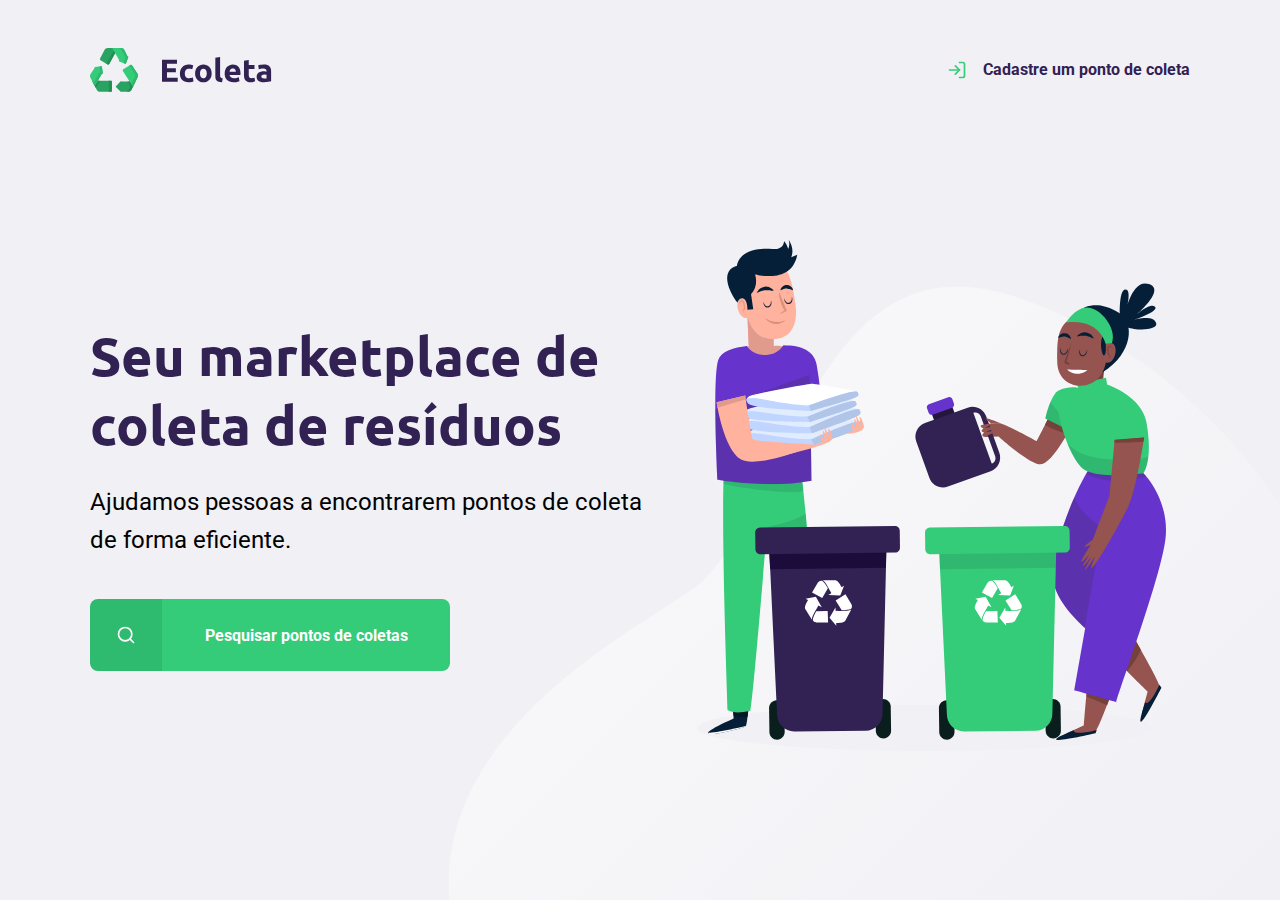
<file: index.html>
<!DOCTYPE html>
<html lang="pt_br"> <!--Atributo de tag, tipo da pagina em português -->

<head>
    <meta charset="UTF-8"> <!-- caracteres especiais(#Ç), confirgurar metadados do documento html -->
    <meta name="viewport" content="width=device-width, initial-scale=1.0"> <!--Configurar site para caber em telas de diversos tamanhos-->
    <title>Ecoleta</title> <!--Título página-->

    <!-- Link font puxar de outro local-->
    <link href="https://fonts.googleapis.com/css2?family=Roboto&family=Ubuntu:wght@700&display=swap" rel="stylesheet">
    <link rel="stylesheet" href="/styles/main.css"> <!--Link do arquivo main.css-->
    <link rel="stylesheet" href="/styles/home.css"><!---->
    <link rel="stylesheet" href="/styles/responsive.css">


</head>

<body>

    <div id="page-home"> <!---->

        <div class='content'> <!---->

            <header>
                <img src="/extras-aula-1/icones/logo.svg" alt='Logomarca'> <!--Imagem  Logo Ecoleta-->
                <a href="http://google.com.br"> <!--Hiper Link-->
                    <span></span>
                    Cadastre um ponto de coleta</a>
            </header>

            <main>
                <h1>Seu marketplace de coleta de resíduos </h1> <!---->


                <p>Ajudamos pessoas a encontrarem pontos de coleta de forma eficiente.</p>

                <a href="#"><span></span> <strong>Pesquisar pontos de coletas</a></strong> <!-- -->


            </main>
        </div>
    </div>






</body>

</html>
</file>
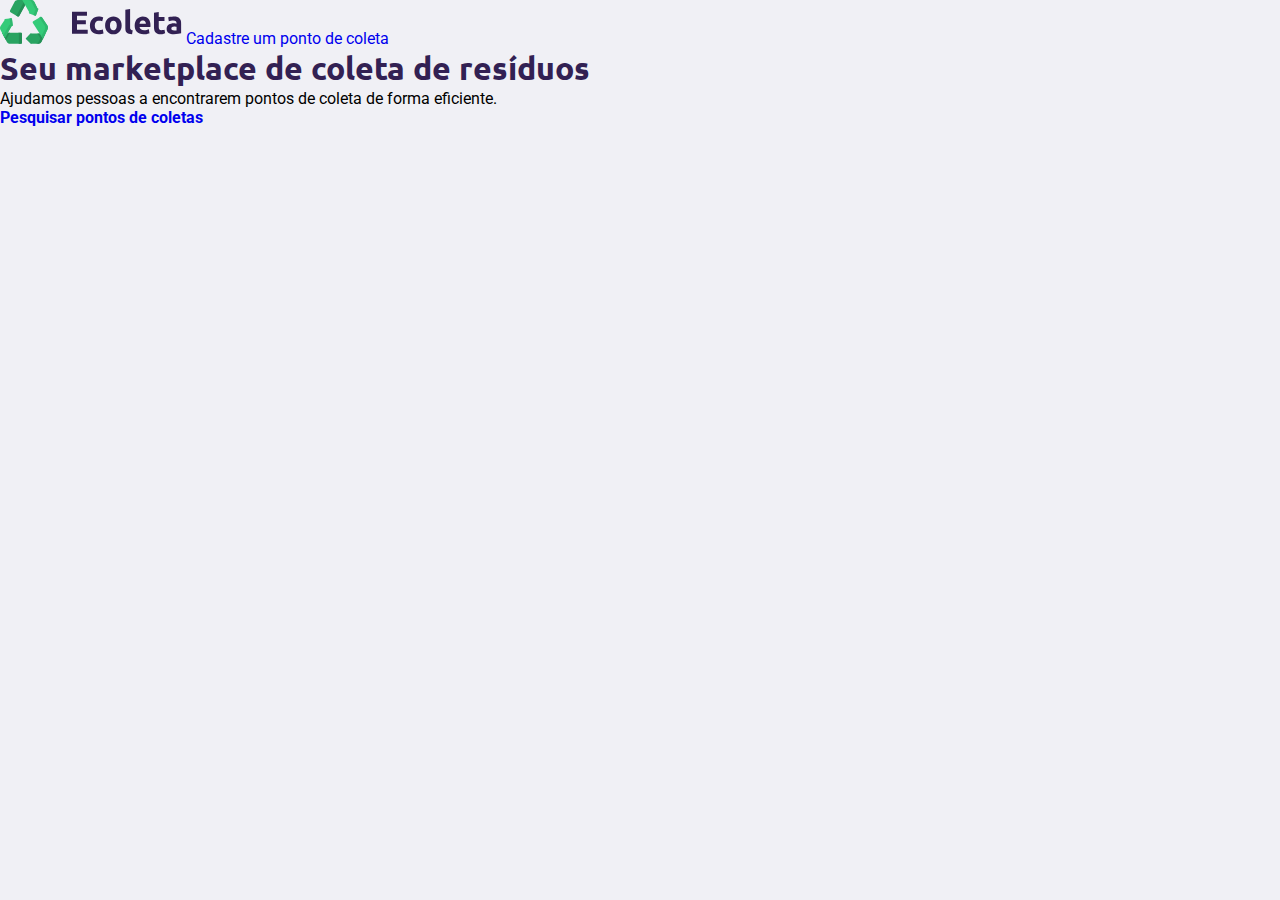
<file: create-point.html>
<!DOCTYPE html>
<html lang="pt_br">

<head>
    <meta charset="UTF-8"> <!-- caracteres especiais -->
    <meta name="viewport" content="width=device-width, initial-scale=1.0">
    <title>Criar um ponto de coleta</title>

    <!-- Link font-->
    <link href="https://fonts.googleapis.com/css2?family=Roboto&family=Ubuntu:wght@700&display=swap" rel="stylesheet">
    <link rel="stylesheet" href="/styles/main.css"><!-- -->
    <link rel="stylesheet" href="/styles/responsive.css"> <!---->


</head>

<body>

    <div id="page-create-point">

       

            <header>
                <img src="/extras-aula-1/icones/logo.svg" alt='Logomarca'>
                <a href="http://google.com.br">
                    <span></span>
                    Cadastre um ponto de coleta</a>
            </header>

            <main>
                <h1>Seu marketplace de coleta de resíduos </h1>


                <p>Ajudamos pessoas a encontrarem pontos de coleta de forma eficiente.</p>

                <a href="#"><span></span> <strong>Pesquisar pontos de coletas</a></strong>


            </main>
        
    </div>






</body>

</html>
</file>
<file: styles/main.css>
:root {
  --title-color: #322153;
  --primary-color: #34cb79;
}

* {
  margin: 0;
  padding: 0;
}

html {
  font-family: 'Roboto', sans-serif;
}

body {
  background: #f0f0f5;
  -webkit-font-smoothing: antialiased;
}

a {
  text-decoration: none;
}


h1,
h2,
h3,
h4,
h5,
h6 {
  font-family: 'Ubuntu', sans-serif;
  color: var(--title-color);
}

/* Box Model   
Modelo de caixa. Toda caixa tem largura, altura, espaçamentos e preenchimentos
bordas, cor funfo, maneira que é vista pelo html (display) */
</file>
<file: styles/home.css>
#page-home {
  height: 100vh;

  background: url('../extras-aula-1/icones/home-background.svg') no-repeat;
  background-position: 35vw bottom;
}


#page-home .content {
  width: 90%;
  max-width: 1100px;

  margin: 0 auto;

  display: flex;
  height: 100%;
  flex-direction: column;

}

#page-home header {

  margin-top: 48px;

  display: flex;
  align-items: center;
  justify-content: space-between;
}

#page-home header a {
  display: flex;

  color: var(--title-color);
  font-weight: 700;
}



#page-home header a span {
  margin-right: 16px;
  display: flex;

  background-image: url('../extras-aula-1/icones/log-in.svg');

  width: 20px;
  height: 20px;
}

#page-home main {
  max-width: 560px;

  flex: 1;

  display: flex;
  flex-direction: column;
  justify-content: center;
}


#page-home main h1 {
  font-size: 54px;
}



#page-home main p {
  font-size: 24px;
  line-height: 38px;
  margin-top: 24px;
}

#page-home main a {
  width: 100%;
  max-width: 360px;

  height: 72px;
  border-radius: 8px;

  display: flex;
  align-items: center;

  margin-top: 40px;

  background-color: var(--primary-color);
  transition: 400ms;
}

#page-home main a:hover {
  background-color: #2fb86e;
}

#page-home main a span {
  width: 72px;
  height: 72px;

  border-top-left-radius: 8px;
  border-bottom-left-radius: 8px;

  background-color: rgba(0, 0, 0, 0.08);
  display: flex;
  align-items: center;
  justify-content: center;


}

#page-home main a span::after {
  content: "";
  background-image: url('../extras-aula-1/icones/search.svg');

  width: 20px;
  height: 20px;
}

#page-home main a strong {
  flex: 1;
  color: white;
  text-align: center;
}
</file>
<file: styles/responsive.css>
@media(max-width: 900px) {
  #page-home {
    background: position x 70vw;
    ;

  }

  #page-home .content {
    align-items: center;
    text-align: center;
  }

  #page-home header a {
    position: absolute;
    bottom: 48px;

    left: 50px;
    transform: translateX(-50%);


  }
  #page-home main{
    align-items: center;
  }
}

@media(min-width: 1700px){
  page-home{
    background-position-x: 40vw;
  }
}

@media(max-height:760px){
page-home{
background-position-y: 200px ;
  }
}
</file>
